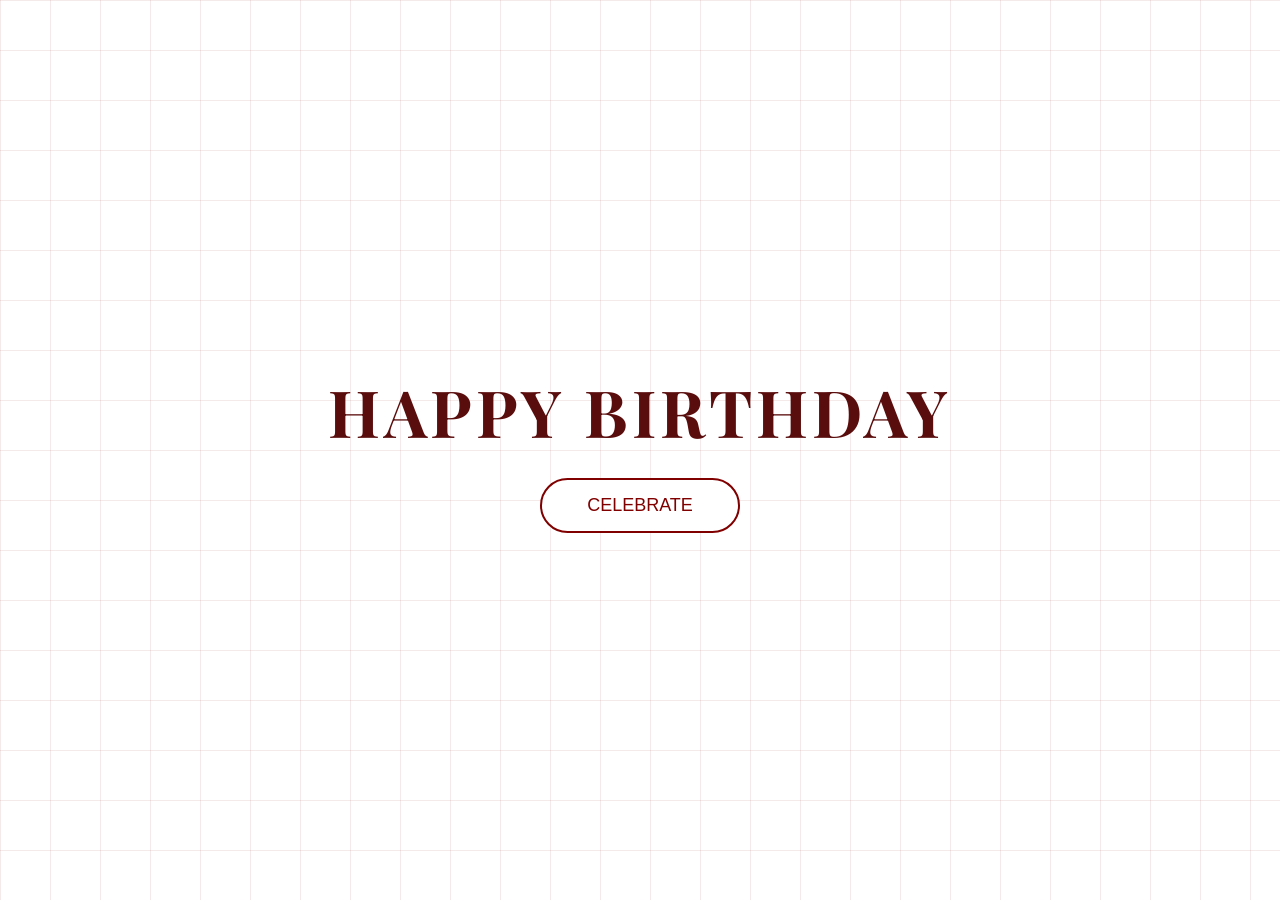
<file: index.html>
<!DOCTYPE html>
<html lang="en">
<head>
    <meta charset="UTF-8">
    <title>Happy 18th Birthday</title>
    <meta name="viewport" content="width=device-width, initial-scale=1.0">
    <link rel="stylesheet" href="style.css">
</head>
<body>

<div class="container">
    <h1>HAPPY BIRTHDAY</h1>
    <button id="celebrateBtn">CELEBRATE</button>
</div>

<audio id="music" src="music.mp3"></audio>
<script src="script.js"></script>
</body>
</html>
</file>
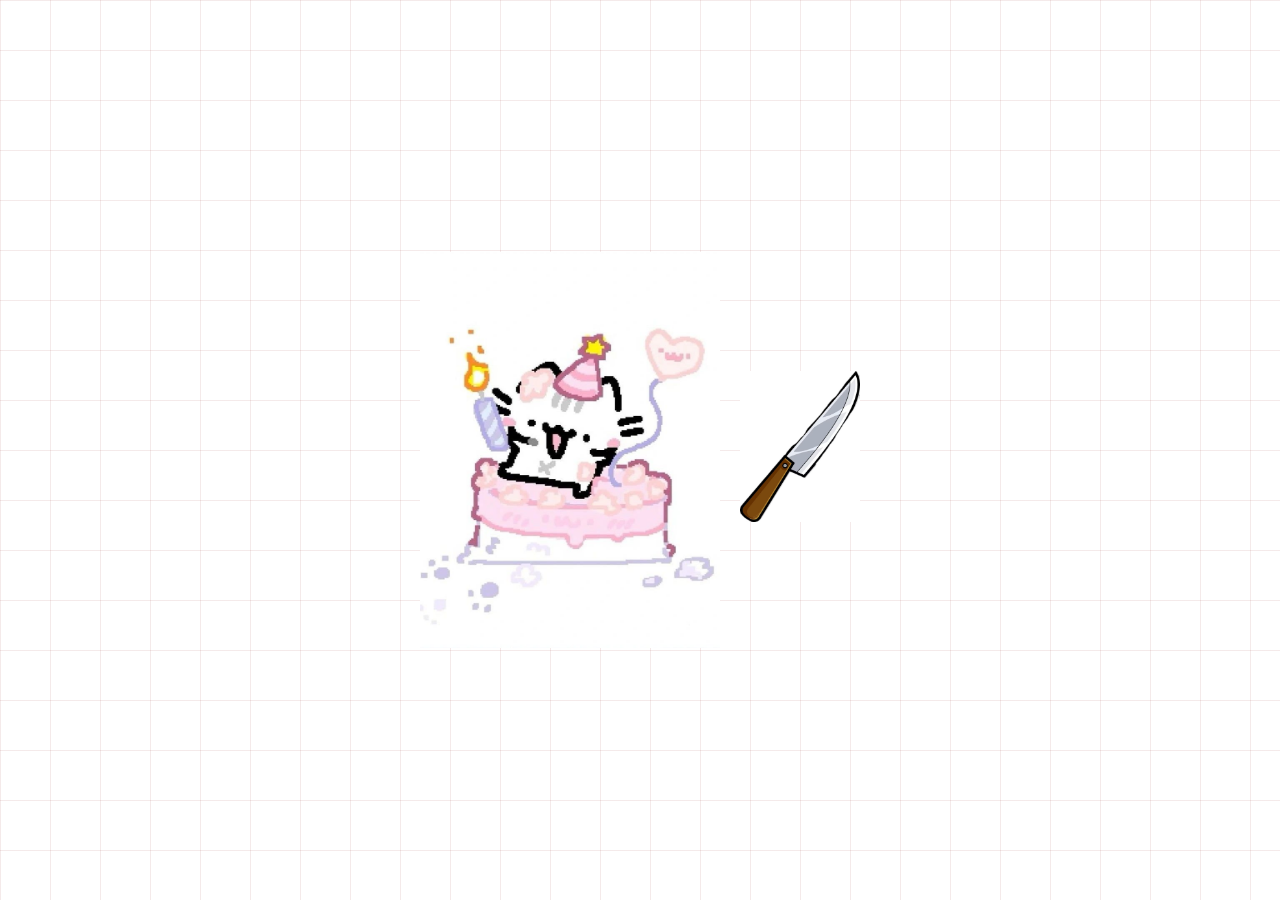
<file: cake.html>
<!DOCTYPE html>
<html lang="en">
<head>
    <meta charset="UTF-8">
    <title>Cut the Cake</title>
    <meta name="viewport" content="width=device-width, initial-scale=1.0">
    <link rel="stylesheet" href="style.css">
</head>
<body>

<div class="container">
    <div class="cake-area">
        <img src="cake.png" id="cakeImage" class="cake-img">
        <img src="knife.png" id="knifeImage" class="knife-img shakeable">
    </div>
</div>

<audio id="music" src="music.mp3"></audio>
<script src="script.js"></script>
</body>
</html>
</file>
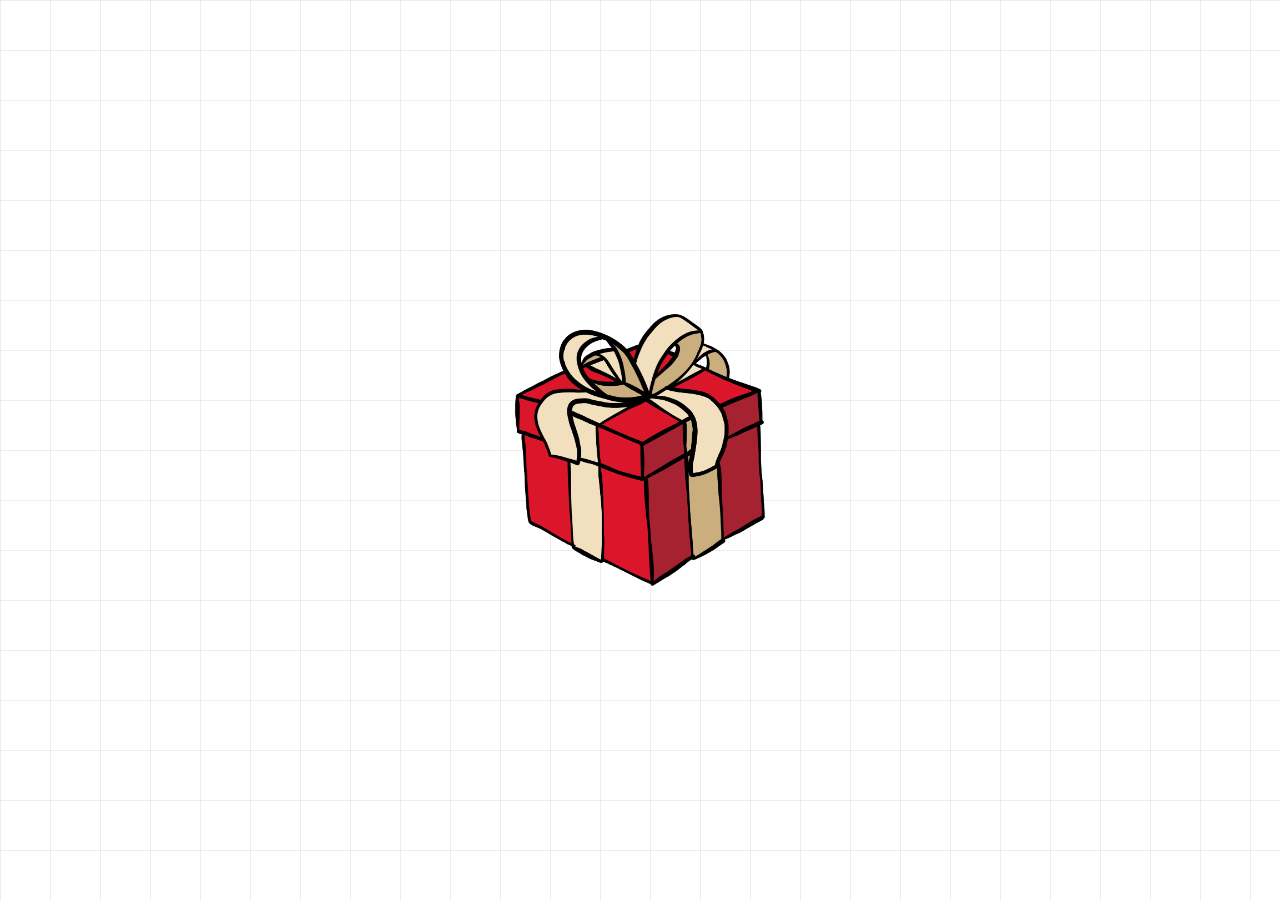
<file: gift.html>
<!DOCTYPE html>
<html lang="en">
<head>
    <meta charset="UTF-8">
    <title>Open the Gift</title>
    <meta name="viewport" content="width=device-width, initial-scale=1.0">
    <link rel="stylesheet" href="style.css">
</head>
<body>

<div class="container">

    <img src="gift.png" id="giftImage" class="gift-img shakeable">

    <div class="message-area" id="messageArea">
        <img src="cat.jpg" id="catImage" class="cat-img" alt="cute cat">
        <div class="message">
            <strong>HAPPY 18th BIRTHDAY 💗</strong><br><br>
            We've been friends for more than 4 years now, and I wanted to show my appreciation by making this website for you. This is my first time actually making a website and I had to use the help of AI and went through a lot of errors and retries while making it, and I hope you like it!<br><br>
            Today is your special day and you should enjoy it to the fullest. May God bless you and I hope you have a wonderful year ahead.<br><br>
            Sincerely, Lpa
        </div>
    </div>

</div>

<audio id="music" src="music.mp3"></audio>
<script src="script.js"></script>
</body>
</html>
</file>
<file: style.css>
@import url('https://fonts.googleapis.com/css2?family=Playfair+Display:wght@600&family=Poppins:wght@300;500&display=swap');

* {
    box-sizing: border-box;
}

body {
    margin: 0;
    padding: 0;
    background-color: white;
    font-family: 'Poppins', sans-serif;
    color: #5a0d0d;
}

body::before {
    content: "";
    position: fixed;
    width: 100%;
    height: 100%;
    background-image:
        linear-gradient(#80000015 1px, transparent 1px),
        linear-gradient(90deg, #80000015 1px, transparent 1px);
    background-size: 50px 50px;
    z-index: -1;
}

.container {
    min-height: 100vh;
    display: flex;
    flex-direction: column;
    justify-content: center;
    align-items: center;
    padding: 20px;
    text-align: center;
}

h1 {
    font-family: 'Playfair Display', serif;
    font-size: clamp(32px, 8vw, 65px);
    letter-spacing: 4px;
    margin: 0 0 24px 0;
}

button {
    padding: 15px 45px;
    border-radius: 40px;
    border: 2px solid #800000;
    background-color: white;
    color: #800000;
    font-size: clamp(14px, 4vw, 18px);
    cursor: pointer;
    transition: background-color 0.3s ease, color 0.3s ease;
    touch-action: manipulation;
}

button:hover {
    background-color: #800000;
    color: white;
}

/* ── Subtle shake on hover (CSS-only, most reliable) ── */
@keyframes shake {
    0%   { transform: rotate(0deg); }
    20%  { transform: rotate(-2deg); }
    40%  { transform: rotate(2deg); }
    60%  { transform: rotate(-2deg); }
    80%  { transform: rotate(2deg); }
    100% { transform: rotate(0deg); }
}

/* applied to knife, sliced cake, gift via class */
.shakeable:hover {
    animation: shake 0.7s ease-in-out infinite;
}

/* touch devices — JS adds/removes .shaking class */
.shaking {
    animation: shake 0.7s ease-in-out infinite;
}

/* ── Cake page ── */
.cake-area {
    position: relative;
    display: inline-block;
    padding-right: clamp(80px, 22vw, 140px);
}

.cake-img {
    width: clamp(180px, 55vw, 300px);
    display: block;
}

.knife-img {
    width: clamp(70px, 18vw, 120px);
    position: absolute;
    right: 0;
    top: 30%;
    cursor: pointer;
    touch-action: manipulation;
    transform-origin: bottom center;
}

/* sliced cake becomes clickable after knife click */
.cake-img.sliced {
    cursor: pointer;
}

/* ── Gift page ── */
.gift-img {
    width: clamp(150px, 50vw, 250px);
    cursor: pointer;
    touch-action: manipulation;
    transform-origin: bottom center;
}

/* completely hidden until JS reveals it */
.message-area {
    display: none;
    flex-direction: column;
    align-items: center;
    gap: 16px;
    padding: 10px 20px;
    opacity: 0;
    transition: opacity 0.6s ease;
}

.cat-img {
    width: clamp(80px, 25vw, 140px);
    border-radius: 12px;
}

.message {
    background: white;
    border: 2px solid #800000;
    padding: 25px;
    border-radius: 20px;
    max-width: min(600px, 90vw);
    text-align: center;
    line-height: 1.8;
    font-size: clamp(13px, 3.5vw, 15px);
}
</file>
